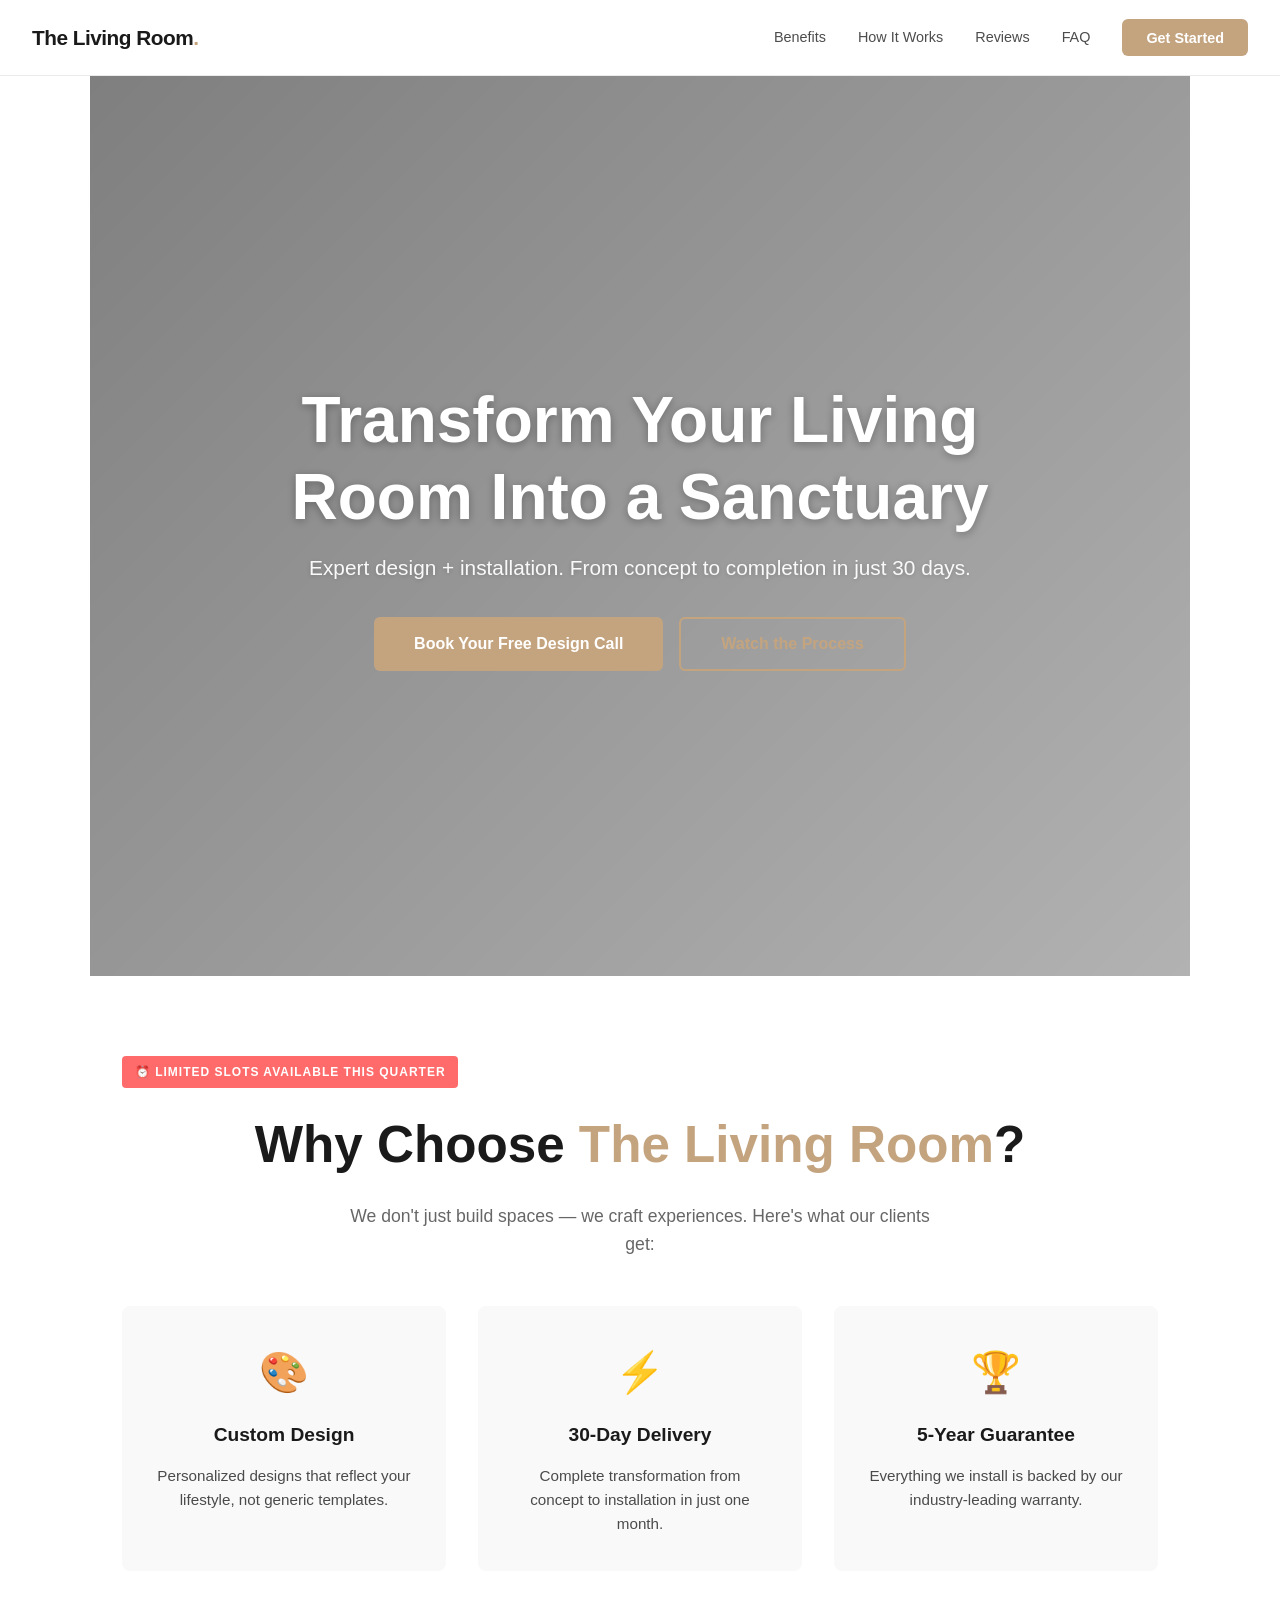
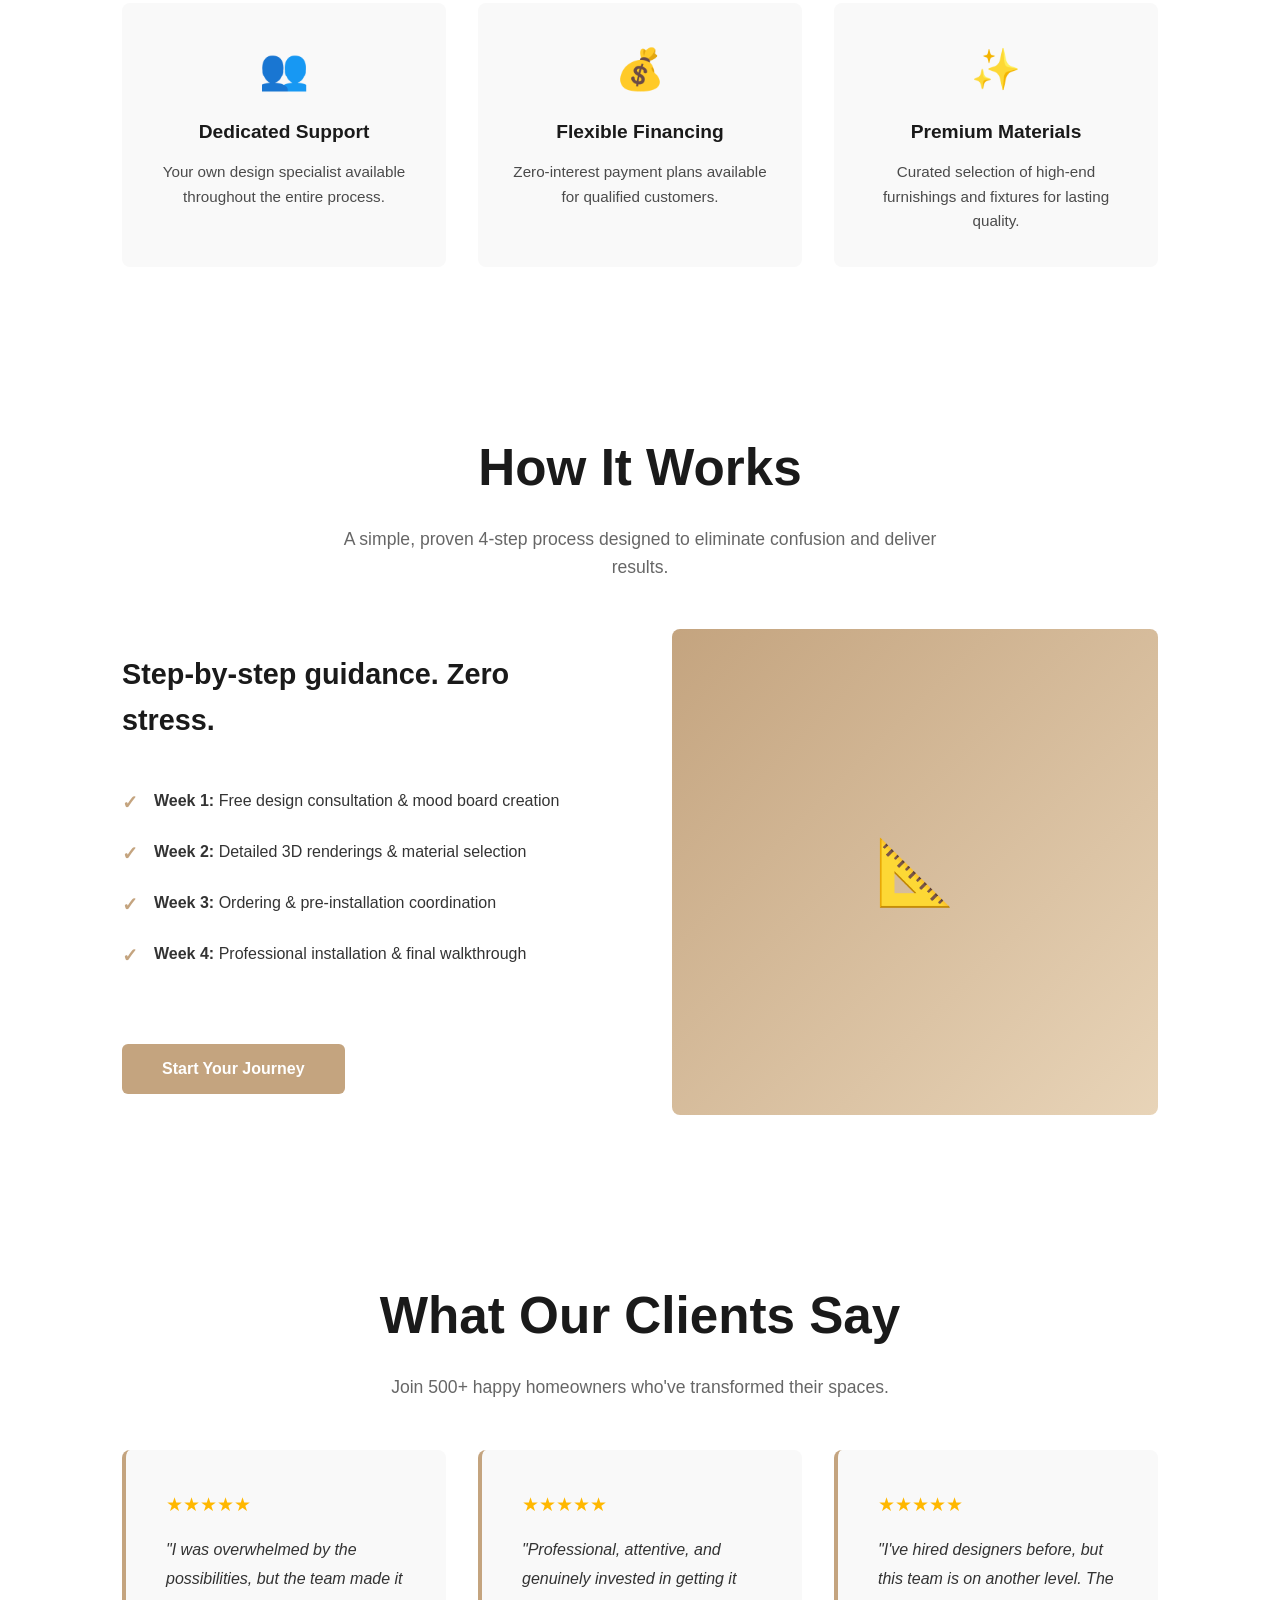
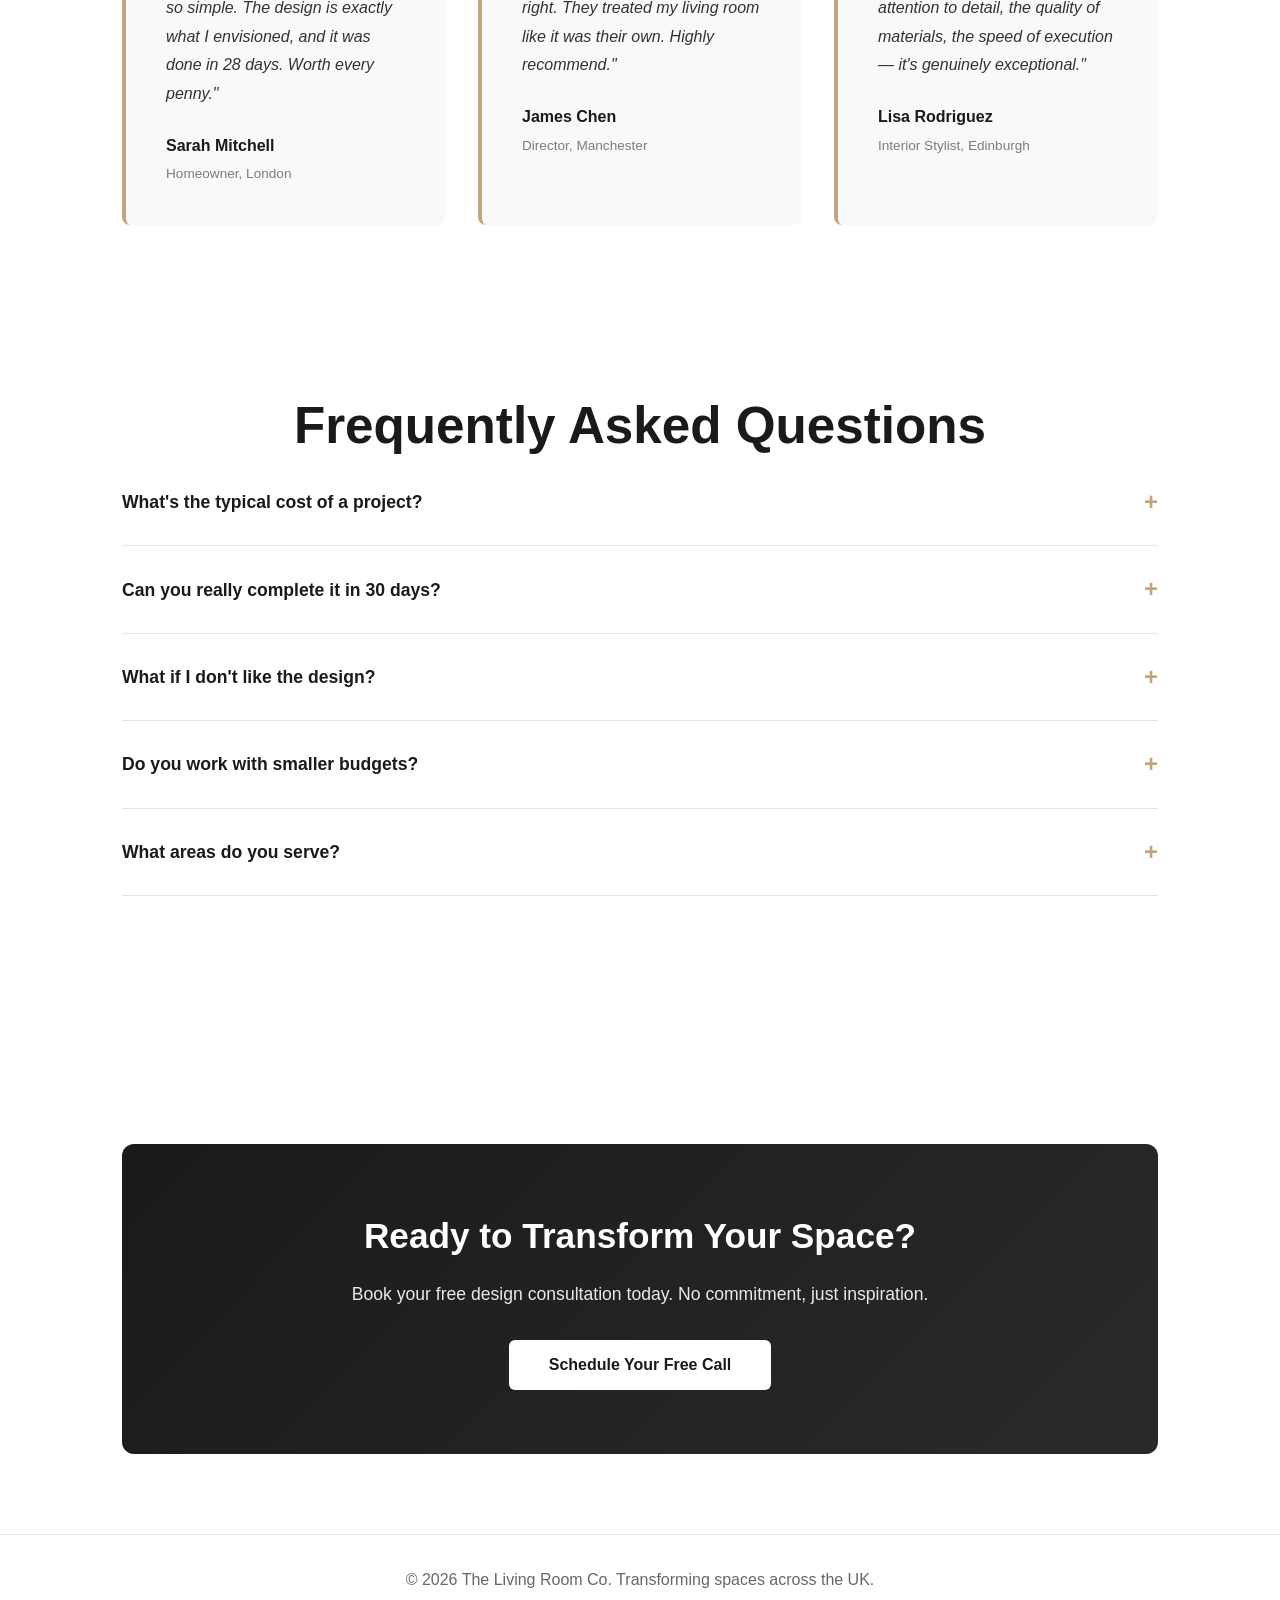
<file: mr-smooth.html>
<!DOCTYPE html>
<html lang="en">
<head>
  <meta charset="UTF-8">
  <meta name="viewport" content="width=device-width, initial-scale=1.0">
  <title>The Living Room Blueprint | Transform Your Space Into a Sanctuary</title>
  <style>
    * {
      margin: 0;
      padding: 0;
      box-sizing: border-box;
    }

    body {
      font-family: -apple-system, BlinkMacSystemFont, 'Segoe UI', 'Helvetica Neue', sans-serif;
      background: #ffffff;
      color: #1a1a1a;
      line-height: 1.6;
      overflow-x: hidden;
    }

    /* Custom cursor */
    :root {
      cursor: url('data:image/svg+xml;utf8,<svg xmlns="http://www.w3.org/2000/svg" width="24" height="24" viewBox="0 0 24 24"><circle cx="12" cy="12" r="3" fill="%23C4A47F"/><circle cx="12" cy="12" r="8" fill="none" stroke="%23C4A47F" stroke-width="1" opacity="0.5"/></svg>') 12 12, auto;
    }

    button, a, .clickable {
      cursor: url('data:image/svg+xml;utf8,<svg xmlns="http://www.w3.org/2000/svg" width="24" height="24" viewBox="0 0 24 24"><circle cx="12" cy="12" r="3" fill="%23D4A574"/><circle cx="12" cy="12" r="8" fill="none" stroke="%23D4A574" stroke-width="1" opacity="0.5"/></svg>') 12 12, pointer;
    }

    /* Header */
    header {
      position: sticky;
      top: 0;
      z-index: 100;
      padding: 1.2rem 2rem;
      background: rgba(255, 255, 255, 0.95);
      backdrop-filter: blur(10px);
      border-bottom: 1px solid rgba(0, 0, 0, 0.08);
      display: flex;
      align-items: center;
      justify-content: space-between;
    }

    .logo {
      font-size: 1.3rem;
      font-weight: 700;
      letter-spacing: -0.5px;
    }

    .logo span {
      color: #C4A47F;
    }

    nav {
      display: flex;
      gap: 2rem;
      align-items: center;
    }

    nav a {
      font-size: 0.9rem;
      color: rgba(0, 0, 0, 0.7);
      text-decoration: none;
      transition: color 0.3s;
    }

    nav a:hover {
      color: #C4A47F;
    }

    .cta-button {
      padding: 0.65rem 1.5rem;
      background: #C4A47F;
      color: #fff;
      border: none;
      border-radius: 6px;
      font-weight: 600;
      font-size: 0.9rem;
      cursor: pointer;
      transition: all 0.3s ease;
      text-decoration: none;
      display: inline-block;
    }

    .cta-button:hover {
      background: #B39670;
      transform: translateY(-2px);
      box-shadow: 0 8px 20px rgba(196, 164, 127, 0.3);
    }

    .cta-button-large {
      padding: 1rem 2.5rem;
      font-size: 1rem;
    }

    .cta-button-outline {
      background: transparent;
      color: #C4A47F;
      border: 2px solid #C4A47F;
    }

    .cta-button-outline:hover {
      background: #C4A47F;
      color: #fff;
    }

    /* Hero Section */
    .hero {
      position: relative;
      height: 100vh;
      overflow: hidden;
      display: flex;
      align-items: center;
      justify-content: center;
    }

    .hero-bg {
      position: absolute;
      inset: 0;
      background-image: url('https://media.base44.com/images/public/6a1e27eeaadb1b2410948242/21c651b7f_WhatsAppImage2026-06-05at220452.jpg');
      background-size: cover;
      background-position: center;
      z-index: 0;
    }

    .hero-overlay {
      position: absolute;
      inset: 0;
      background: linear-gradient(135deg, rgba(0, 0, 0, 0.5) 0%, rgba(0, 0, 0, 0.3) 100%);
      z-index: 1;
    }

    .hero-content {
      position: relative;
      z-index: 2;
      text-align: center;
      color: #fff;
      max-width: 800px;
      padding: 2rem;
    }

    .hero-content h1 {
      font-size: clamp(2.5rem, 8vw, 4rem);
      font-weight: 800;
      line-height: 1.2;
      margin-bottom: 1rem;
      text-shadow: 0 2px 10px rgba(0, 0, 0, 0.3);
    }

    .hero-content p {
      font-size: 1.3rem;
      margin-bottom: 2rem;
      color: rgba(255, 255, 255, 0.95);
      text-shadow: 0 1px 5px rgba(0, 0, 0, 0.2);
    }

    .hero-buttons {
      display: flex;
      gap: 1rem;
      justify-content: center;
      flex-wrap: wrap;
    }

    /* Section */
    section {
      padding: 5rem 2rem;
      max-width: 1100px;
      margin: 0 auto;
    }

    .section-title {
      font-size: clamp(2rem, 5vw, 3.2rem);
      font-weight: 800;
      margin-bottom: 1rem;
      text-align: center;
    }

    .section-subtitle {
      font-size: 1.1rem;
      color: rgba(0, 0, 0, 0.6);
      text-align: center;
      margin-bottom: 3rem;
      max-width: 600px;
      margin-left: auto;
      margin-right: auto;
    }

    .highlight {
      color: #C4A47F;
    }

    /* Benefits Grid */
    .benefits-grid {
      display: grid;
      grid-template-columns: repeat(auto-fit, minmax(250px, 1fr));
      gap: 2rem;
      margin-top: 3rem;
    }

    .benefit-card {
      padding: 2rem;
      background: #f9f9f9;
      border-radius: 8px;
      text-align: center;
      transition: all 0.3s;
      border: 2px solid transparent;
    }

    .benefit-card:hover {
      border-color: #C4A47F;
      transform: translateY(-4px);
      box-shadow: 0 12px 30px rgba(196, 164, 127, 0.15);
    }

    .benefit-icon {
      font-size: 2.5rem;
      margin-bottom: 1rem;
      display: block;
    }

    .benefit-card h3 {
      font-size: 1.2rem;
      margin-bottom: 0.8rem;
      color: #1a1a1a;
    }

    .benefit-card p {
      color: rgba(0, 0, 0, 0.7);
      font-size: 0.95rem;
    }

    /* Two Column */
    .two-col {
      display: grid;
      grid-template-columns: 1fr 1fr;
      gap: 4rem;
      align-items: center;
      margin-top: 3rem;
    }

    .two-col img {
      width: 100%;
      border-radius: 8px;
    }

    .two-col h2 {
      font-size: 2.2rem;
      margin-bottom: 1.5rem;
      line-height: 1.3;
    }

    .two-col p {
      font-size: 1rem;
      color: rgba(0, 0, 0, 0.7);
      margin-bottom: 1.5rem;
      line-height: 1.8;
    }

    .feature-list {
      list-style: none;
      margin: 2rem 0;
    }

    .feature-list li {
      padding: 0.8rem 0;
      padding-left: 2rem;
      position: relative;
      color: rgba(0, 0, 0, 0.8);
    }

    .feature-list li:before {
      content: '✓';
      position: absolute;
      left: 0;
      color: #C4A47F;
      font-weight: bold;
      font-size: 1.2rem;
    }

    /* Testimonials */
    .testimonials-grid {
      display: grid;
      grid-template-columns: repeat(auto-fit, minmax(300px, 1fr));
      gap: 2rem;
      margin-top: 3rem;
    }

    .testimonial {
      padding: 2.5rem;
      background: #f9f9f9;
      border-radius: 8px;
      border-left: 4px solid #C4A47F;
    }

    .stars {
      color: #FFB800;
      font-size: 1.2rem;
      margin-bottom: 1rem;
    }

    .testimonial-text {
      font-style: italic;
      margin-bottom: 1.5rem;
      color: rgba(0, 0, 0, 0.8);
      line-height: 1.8;
    }

    .testimonial-author {
      font-weight: 700;
      color: #1a1a1a;
      margin-bottom: 0.3rem;
    }

    .testimonial-role {
      font-size: 0.85rem;
      color: rgba(0, 0, 0, 0.5);
    }

    /* FAQ */
    .faq-item {
      margin-bottom: 1.5rem;
      border-bottom: 1px solid rgba(0, 0, 0, 0.1);
      padding-bottom: 1.5rem;
    }

    .faq-question {
      font-size: 1.1rem;
      font-weight: 700;
      cursor: pointer;
      display: flex;
      justify-content: space-between;
      align-items: center;
      color: #1a1a1a;
      user-select: none;
    }

    .faq-question::after {
      content: '+';
      font-size: 1.5rem;
      color: #C4A47F;
      transition: transform 0.3s;
    }

    .faq-question.active::after {
      transform: rotate(45deg);
    }

    .faq-answer {
      display: none;
      margin-top: 1rem;
      color: rgba(0, 0, 0, 0.7);
      line-height: 1.8;
    }

    .faq-answer.active {
      display: block;
      animation: slideDown 0.3s ease-out;
    }

    @keyframes slideDown {
      from {
        opacity: 0;
        transform: translateY(-10px);
      }
      to {
        opacity: 1;
        transform: translateY(0);
      }
    }

    /* CTA Section */
    .cta-section {
      background: linear-gradient(135deg, #1a1a1a 0%, #2a2a2a 100%);
      color: #fff;
      text-align: center;
      padding: 4rem 2rem;
      border-radius: 12px;
      margin-top: 4rem;
    }

    .cta-section h2 {
      font-size: 2.2rem;
      margin-bottom: 1rem;
    }

    .cta-section p {
      font-size: 1.1rem;
      margin-bottom: 2rem;
      opacity: 0.9;
    }

    .cta-button-white {
      background: #fff;
      color: #1a1a1a;
    }

    .cta-button-white:hover {
      background: #f0f0f0;
    }

    /* Footer */
    footer {
      padding: 2rem;
      text-align: center;
      color: rgba(0, 0, 0, 0.6);
      border-top: 1px solid rgba(0, 0, 0, 0.1);
    }

    footer a {
      color: #C4A47F;
      text-decoration: none;
    }

    /* Responsive */
    @media (max-width: 768px) {
      header {
        flex-direction: column;
        gap: 1rem;
        padding: 1rem;
      }

      nav {
        flex-direction: column;
        gap: 1rem;
        width: 100%;
      }

      .two-col {
        grid-template-columns: 1fr;
        gap: 2rem;
      }

      .hero-buttons {
        flex-direction: column;
      }

      .hero-buttons button {
        width: 100%;
      }

      section {
        padding: 3rem 1rem;
      }

      .hero-content h1 {
        font-size: 2rem;
      }

      .hero-content p {
        font-size: 1rem;
      }
    }

    /* Animations */
    @keyframes fadeInUp {
      from {
        opacity: 0;
        transform: translateY(30px);
      }
      to {
        opacity: 1;
        transform: translateY(0);
      }
    }

    .fade-in {
      animation: fadeInUp 0.6s ease-out forwards;
    }

    /* Urgency badge */
    .urgency-badge {
      display: inline-block;
      background: #FF6B6B;
      color: #fff;
      padding: 0.4rem 0.8rem;
      border-radius: 4px;
      font-size: 0.75rem;
      font-weight: 700;
      margin-bottom: 1rem;
      text-transform: uppercase;
      letter-spacing: 1px;
    }
  </style>
</head>
<body>
  <header>
    <div class="logo">The Living Room<span>.</span></div>
    <nav>
      <a href="#benefits">Benefits</a>
      <a href="#how-it-works">How It Works</a>
      <a href="#testimonials">Reviews</a>
      <a href="#faq">FAQ</a>
      <button class="cta-button">Get Started</button>
    </nav>
  </header>

  <section class="hero">
    <div class="hero-bg"></div>
    <div class="hero-overlay"></div>
    <div class="hero-content">
      <h1>Transform Your Living Room Into a Sanctuary</h1>
      <p>Expert design + installation. From concept to completion in just 30 days.</p>
      <div class="hero-buttons">
        <button class="cta-button cta-button-large">Book Your Free Design Call</button>
        <button class="cta-button cta-button-large cta-button-outline">Watch the Process</button>
      </div>
    </div>
  </section>

  <section id="benefits">
    <div class="urgency-badge">⏰ Limited Slots Available This Quarter</div>
    <h2 class="section-title">Why Choose <span class="highlight">The Living Room</span>?</h2>
    <p class="section-subtitle">We don't just build spaces — we craft experiences. Here's what our clients get:</p>
    
    <div class="benefits-grid">
      <div class="benefit-card fade-in">
        <span class="benefit-icon">🎨</span>
        <h3>Custom Design</h3>
        <p>Personalized designs that reflect your lifestyle, not generic templates.</p>
      </div>
      <div class="benefit-card fade-in">
        <span class="benefit-icon">⚡</span>
        <h3>30-Day Delivery</h3>
        <p>Complete transformation from concept to installation in just one month.</p>
      </div>
      <div class="benefit-card fade-in">
        <span class="benefit-icon">🏆</span>
        <h3>5-Year Guarantee</h3>
        <p>Everything we install is backed by our industry-leading warranty.</p>
      </div>
      <div class="benefit-card fade-in">
        <span class="benefit-icon">👥</span>
        <h3>Dedicated Support</h3>
        <p>Your own design specialist available throughout the entire process.</p>
      </div>
      <div class="benefit-card fade-in">
        <span class="benefit-icon">💰</span>
        <h3>Flexible Financing</h3>
        <p>Zero-interest payment plans available for qualified customers.</p>
      </div>
      <div class="benefit-card fade-in">
        <span class="benefit-icon">✨</span>
        <h3>Premium Materials</h3>
        <p>Curated selection of high-end furnishings and fixtures for lasting quality.</p>
      </div>
    </div>
  </section>

  <section id="how-it-works">
    <h2 class="section-title">How It Works</h2>
    <p class="section-subtitle">A simple, proven 4-step process designed to eliminate confusion and deliver results.</p>
    
    <div class="two-col">
      <div>
        <h3 style="font-size: 1.8rem; margin-bottom: 2rem;">Step-by-step guidance. Zero stress.</h3>
        <ul class="feature-list">
          <li><strong>Week 1:</strong> Free design consultation & mood board creation</li>
          <li><strong>Week 2:</strong> Detailed 3D renderings & material selection</li>
          <li><strong>Week 3:</strong> Ordering & pre-installation coordination</li>
          <li><strong>Week 4:</strong> Professional installation & final walkthrough</li>
        </ul>
        <button class="cta-button cta-button-large" style="margin-top: 2rem;">Start Your Journey</button>
      </div>
      <div>
        <div style="background: linear-gradient(135deg, #C4A47F, #E8D4B8); border-radius: 8px; aspect-ratio: 1; display: flex; align-items: center; justify-content: center; color: #fff; font-size: 4rem;">
          📐
        </div>
      </div>
    </div>
  </section>

  <section id="testimonials">
    <h2 class="section-title">What Our Clients Say</h2>
    <p class="section-subtitle">Join 500+ happy homeowners who've transformed their spaces.</p>
    
    <div class="testimonials-grid">
      <div class="testimonial fade-in">
        <div class="stars">★★★★★</div>
        <div class="testimonial-text">"I was overwhelmed by the possibilities, but the team made it so simple. The design is exactly what I envisioned, and it was done in 28 days. Worth every penny."</div>
        <div class="testimonial-author">Sarah Mitchell</div>
        <div class="testimonial-role">Homeowner, London</div>
      </div>
      <div class="testimonial fade-in">
        <div class="stars">★★★★★</div>
        <div class="testimonial-text">"Professional, attentive, and genuinely invested in getting it right. They treated my living room like it was their own. Highly recommend."</div>
        <div class="testimonial-author">James Chen</div>
        <div class="testimonial-role">Director, Manchester</div>
      </div>
      <div class="testimonial fade-in">
        <div class="stars">★★★★★</div>
        <div class="testimonial-text">"I've hired designers before, but this team is on another level. The attention to detail, the quality of materials, the speed of execution — it's genuinely exceptional."</div>
        <div class="testimonial-author">Lisa Rodriguez</div>
        <div class="testimonial-role">Interior Stylist, Edinburgh</div>
      </div>
    </div>
  </section>

  <section id="faq">
    <h2 class="section-title">Frequently Asked Questions</h2>
    
    <div class="faq-item">
      <div class="faq-question" onclick="toggleFAQ(this)">
        What's the typical cost of a project?
      </div>
      <div class="faq-answer">
        Projects typically range from £8,000 to £35,000 depending on scope, materials, and finishes. We offer flexible financing options with zero interest available for qualified customers. Your design consultation is free with no obligation.
      </div>
    </div>

    <div class="faq-item">
      <div class="faq-question" onclick="toggleFAQ(this)">
        Can you really complete it in 30 days?
      </div>
      <div class="faq-answer">
        Yes, our proven process is designed to deliver within 30 days from signed agreement. This includes design, ordering, and installation. We manage every detail so you don't have to worry about timelines.
      </div>
    </div>

    <div class="faq-item">
      <div class="faq-question" onclick="toggleFAQ(this)">
        What if I don't like the design?
      </div>
      <div class="faq-answer">
        We include unlimited revision rounds during the design phase. We don't move forward until you're 100% happy with the concept. Your satisfaction is guaranteed.
      </div>
    </div>

    <div class="faq-item">
      <div class="faq-question" onclick="toggleFAQ(this)">
        Do you work with smaller budgets?
      </div>
      <div class="faq-answer">
        Absolutely. We have packages starting at £5,000. During your free consultation, we'll discuss your budget and create a proposal that works for you.
      </div>
    </div>

    <div class="faq-item">
      <div class="faq-question" onclick="toggleFAQ(this)">
        What areas do you serve?
      </div>
      <div class="faq-answer">
        We currently serve the UK with installations in London, Manchester, Edinburgh, Birmingham, and surrounding areas. We're expanding rapidly — contact us to see if your area is covered.
      </div>
    </div>
  </section>

  <section>
    <div class="cta-section">
      <h2>Ready to Transform Your Space?</h2>
      <p>Book your free design consultation today. No commitment, just inspiration.</p>
      <button class="cta-button cta-button-white cta-button-large">Schedule Your Free Call</button>
    </div>
  </section>

  <footer>
    <p>&copy; 2026 The Living Room Co. Transforming spaces across the UK.</p>
  </footer>

  <script>
    function toggleFAQ(element) {
      const answer = element.nextElementSibling;
      answer.classList.toggle('active');
      element.classList.toggle('active');
    }

    // Fade in animations on scroll
    const observerOptions = {
      threshold: 0.1,
      rootMargin: '0px 0px -50px 0px'
    };

    const observer = new IntersectionObserver((entries) => {
      entries.forEach(entry => {
        if (entry.isIntersecting) {
          entry.target.classList.add('fade-in');
          observer.unobserve(entry.target);
        }
      });
    }, observerOptions);

    document.querySelectorAll('.benefit-card, .testimonial').forEach(el => {
      observer.observe(el);
    });
  </script>
</body>
</html>
</file>
